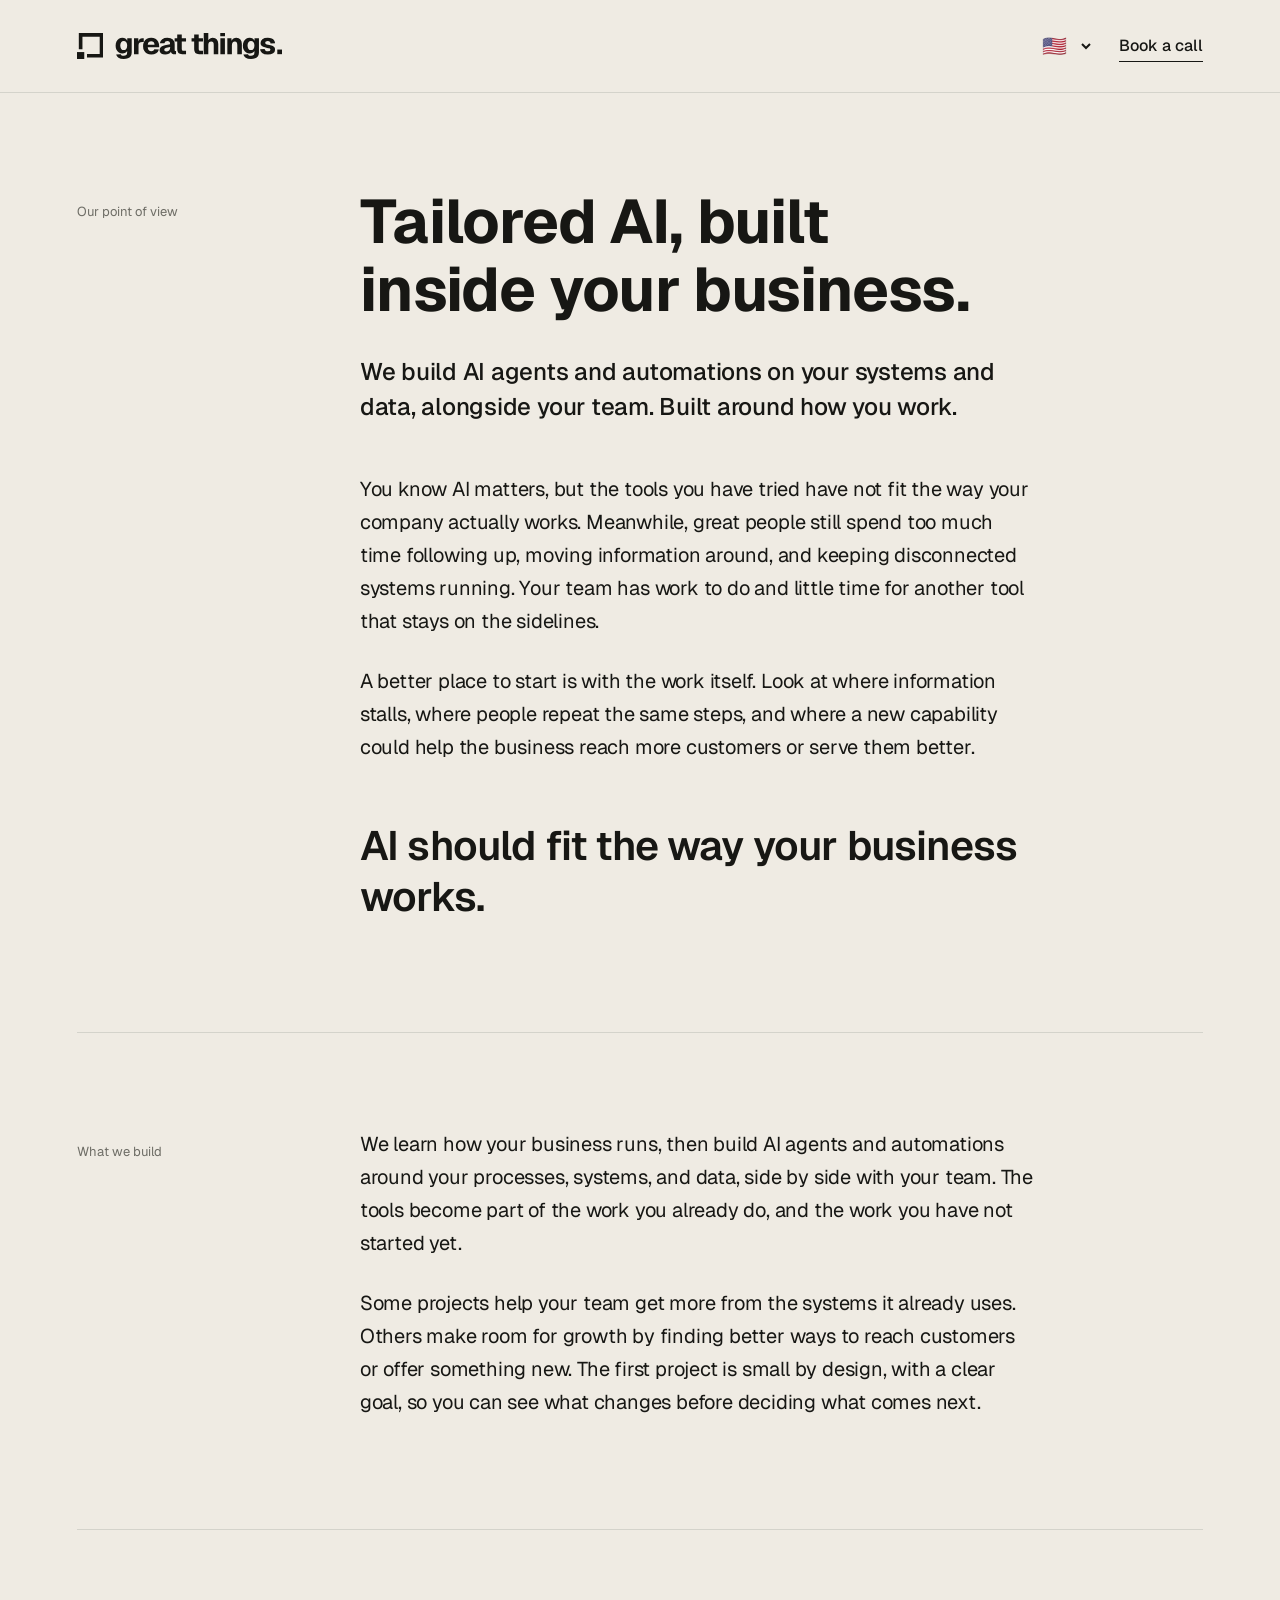
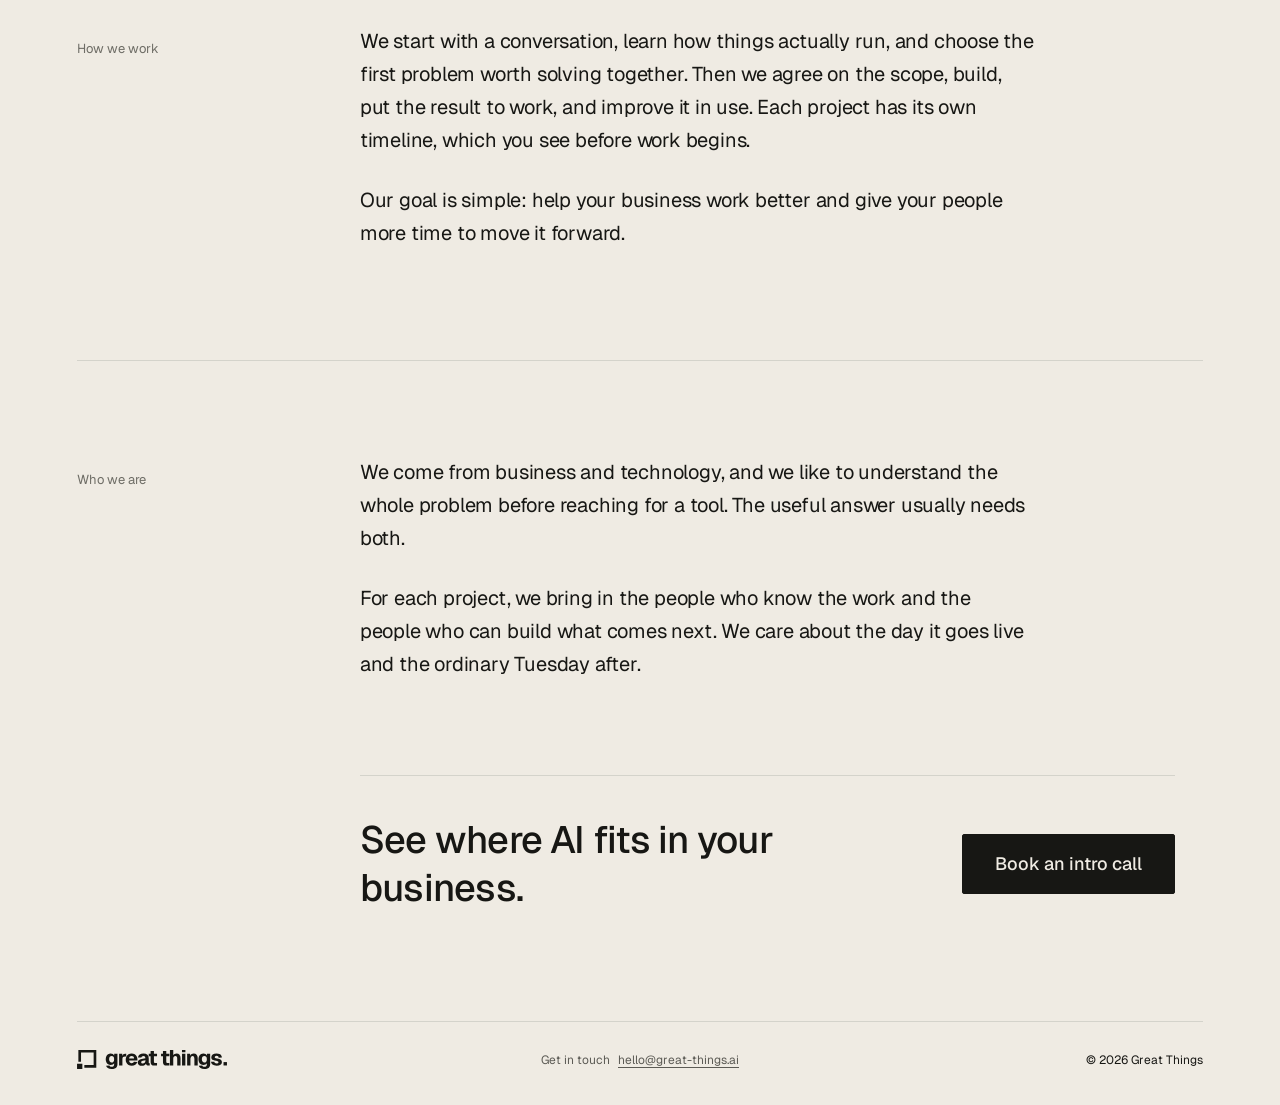
<file: index.html>
<!doctype html>
<html lang="en" dir="ltr">
<head>
  <meta charset="UTF-8">
  <meta name="viewport" content="width=device-width, initial-scale=1">
  <title>Great Things</title>
  <meta name="description" content="Great Things">
  <meta name="theme-color" content="#EFEBE3">
  <link rel="canonical" href="https://great-things.ai/">
  <meta property="og:type" content="website">
  <meta property="og:locale" content="en_US">
  <meta property="og:title" content="Great Things">
  <meta property="og:description" content="Great Things">
  <meta property="og:url" content="https://great-things.ai/">
  <meta property="og:image" content="https://great-things.ai/assets/icon-512.png">
  <meta name="twitter:card" content="summary_large_image">
  <meta name="twitter:title" content="Great Things">
  <meta name="twitter:description" content="Great Things">
  <link rel="icon" href="assets/favicon.ico" sizes="any">
  <link rel="icon" type="image/svg+xml" href="assets/favicon.svg">
  <link rel="icon" type="image/png" sizes="32x32" href="assets/favicon-32.png">
  <link rel="icon" type="image/png" sizes="16x16" href="assets/favicon-16.png">
  <link rel="apple-touch-icon" href="assets/apple-touch-icon.png">
  <link rel="preconnect" href="https://fonts.googleapis.com">
  <link rel="preconnect" href="https://fonts.gstatic.com" crossorigin>
  <link href="https://fonts.googleapis.com/css2?family=Geist:wght@400;500;700&display=swap" rel="stylesheet">
  <link href="styles.css?v=12" rel="stylesheet">
  <script src="config.js?v=4" defer></script>
  <script src="language.js?v=13" defer></script>
  <script src="app.js?v=4" defer></script>
  <script src="section-reveal.js?v=1" defer></script>
</head>
<body>
  <a class="skip-link" href="#main" data-i18n="skip">Skip to content</a>
  <header class="header">
    <a href="#top" class="brand" aria-label="Great Things home" data-i18n-aria="home">
      <svg class="brand-mark" viewBox="0 0 7.25 7.25" aria-hidden="true">
        <path d="M.5 4.5V0h6.75v6.75h-4.5v-1h3.5V1H1.5v3.5Z"/>
        <rect class="brand-corner" x="0" y="5.25" width="2" height="2"/>
      </svg>
      <img src="assets/great-things-wordmark-ink.svg" alt="" width="297" height="47">
    </a>
    <div class="header-actions">
      <label class="language-picker">
        <span class="visually-hidden">Language</span>
        <select id="language" aria-label="Language">
          <option value="es" aria-label="Español">🇪🇸</option>
          <option value="pt" aria-label="Português">🇵🇹</option>
          <option value="zh" aria-label="中文">🇨🇳</option>
          <option value="he" aria-label="עברית">🇮🇱</option>
          <option value="en-US" aria-label="American English" selected>🇺🇸</option>
          <option value="en-GB" aria-label="British English">🇬🇧</option>
        </select>
      </label>
      <button class="booking-link" type="button" data-book data-i18n="book">Book a call</button>
    </div>
  </header>
  <main id="main">
    <article class="manifesto" id="top" aria-labelledby="manifesto-title">
      <section class="manifesto-section">
        <div class="margin-note" data-i18n="note">Our point of view</div>
        <div class="writing">
          <h1 id="manifesto-title"><span data-i18n="headline1">Tailored AI, built</span><br><span data-i18n="headline2">inside your business.</span></h1>
          <p class="hero-intro" data-i18n="heroIntro">We build AI agents and automations on your systems and data, alongside your team. Built around how you work.</p>
          <div class="body-copy">
            <p data-i18n="paragraph1">You know AI matters, but the tools you have tried have not fit the way your company actually works. Meanwhile, great people still spend too much time following up, moving information around, and keeping disconnected systems running. Your team has work to do and little time for another tool that stays on the sidelines.</p>
            <p data-i18n="paragraph2">A better place to start is with the work itself. Look at where information stalls, where people repeat the same steps, and where a new capability could help the business reach more customers or serve them better.</p>
          </div>
          <p class="statement" data-i18n="statement">AI should fit the way your business works.</p>
        </div>
      </section>
      <section class="manifesto-section">
        <div class="margin-note" data-i18n="section2Label">What we build</div>
        <div class="writing body-copy">
          <p data-i18n="paragraph3">We learn how your business runs, then build AI agents and automations around your processes, systems, and data, side by side with your team. The tools become part of the work you already do, and the work you have not started yet.</p>
          <p data-i18n="paragraph4">Some projects help your team get more from the systems it already uses. Others make room for growth by finding better ways to reach customers or offer something new. The first project is small by design, with a clear goal, so you can see what changes before deciding what comes next.</p>
        </div>
      </section>
      <section class="manifesto-section">
        <div class="margin-note" data-i18n="section3Label">How we work</div>
        <div class="writing">
          <div class="body-copy">
            <p data-i18n="paragraph5">We start with a conversation, learn how things actually run, and choose the first problem worth solving together. Then we agree on the scope, build, put the result to work, and improve it in use. Each project has its own timeline, which you see before work begins.</p>
            <p data-i18n="paragraph6">Our goal is simple: help your business work better and give your people more time to move it forward.</p>
          </div>
        </div>
      </section>
      <section class="manifesto-section">
        <div class="margin-note" data-i18n="section4Label">Who we are</div>
        <div class="writing">
          <div class="body-copy">
            <p data-i18n="paragraph7">We come from business and technology, and we like to understand the whole problem before reaching for a tool. The useful answer usually needs both.</p>
            <p data-i18n="paragraph8">For each project, we bring in the people who know the work and the people who can build what comes next. We care about the day it goes live and the ordinary Tuesday after.</p>
          </div>
          <div class="invitation"><p data-i18n="invitation">See where AI fits in your business.</p><button class="button" type="button" data-book data-i18n="bookIntro">Book an intro call</button></div>
        </div>
      </section>
    </article>
  </main>
  <footer>
    <img src="assets/great-things-logo-ink.svg" alt="great things." width="366" height="47">
    <div class="footer-contact"><span data-i18n="contactLabel">Get in touch</span><a href="mailto:hello@great-things.ai">hello@great-things.ai</a></div>
    <span>© <span id="year">2026</span> Great Things</span>
  </footer>
  <dialog id="booking-dialog" aria-labelledby="booking-title">
    <button class="close-dialog" type="button" aria-label="Close booking popup" data-i18n-aria="close">×</button>
    <div class="booking-intro"><img src="assets/great-things-logo-ink.svg" alt="" width="366" height="47"><h2 id="booking-title" data-i18n="dialogTitle">Let's talk.</h2><p id="booking-message" role="status" data-i18n="loading">Loading the calendar…</p></div>
    <div id="calendly-embed"></div>
    <a id="booking-fallback" target="_blank" rel="noopener noreferrer" hidden data-i18n="fallbackLink">Open the calendar in a new tab</a>
  </dialog>
</body>
</html>
</file>
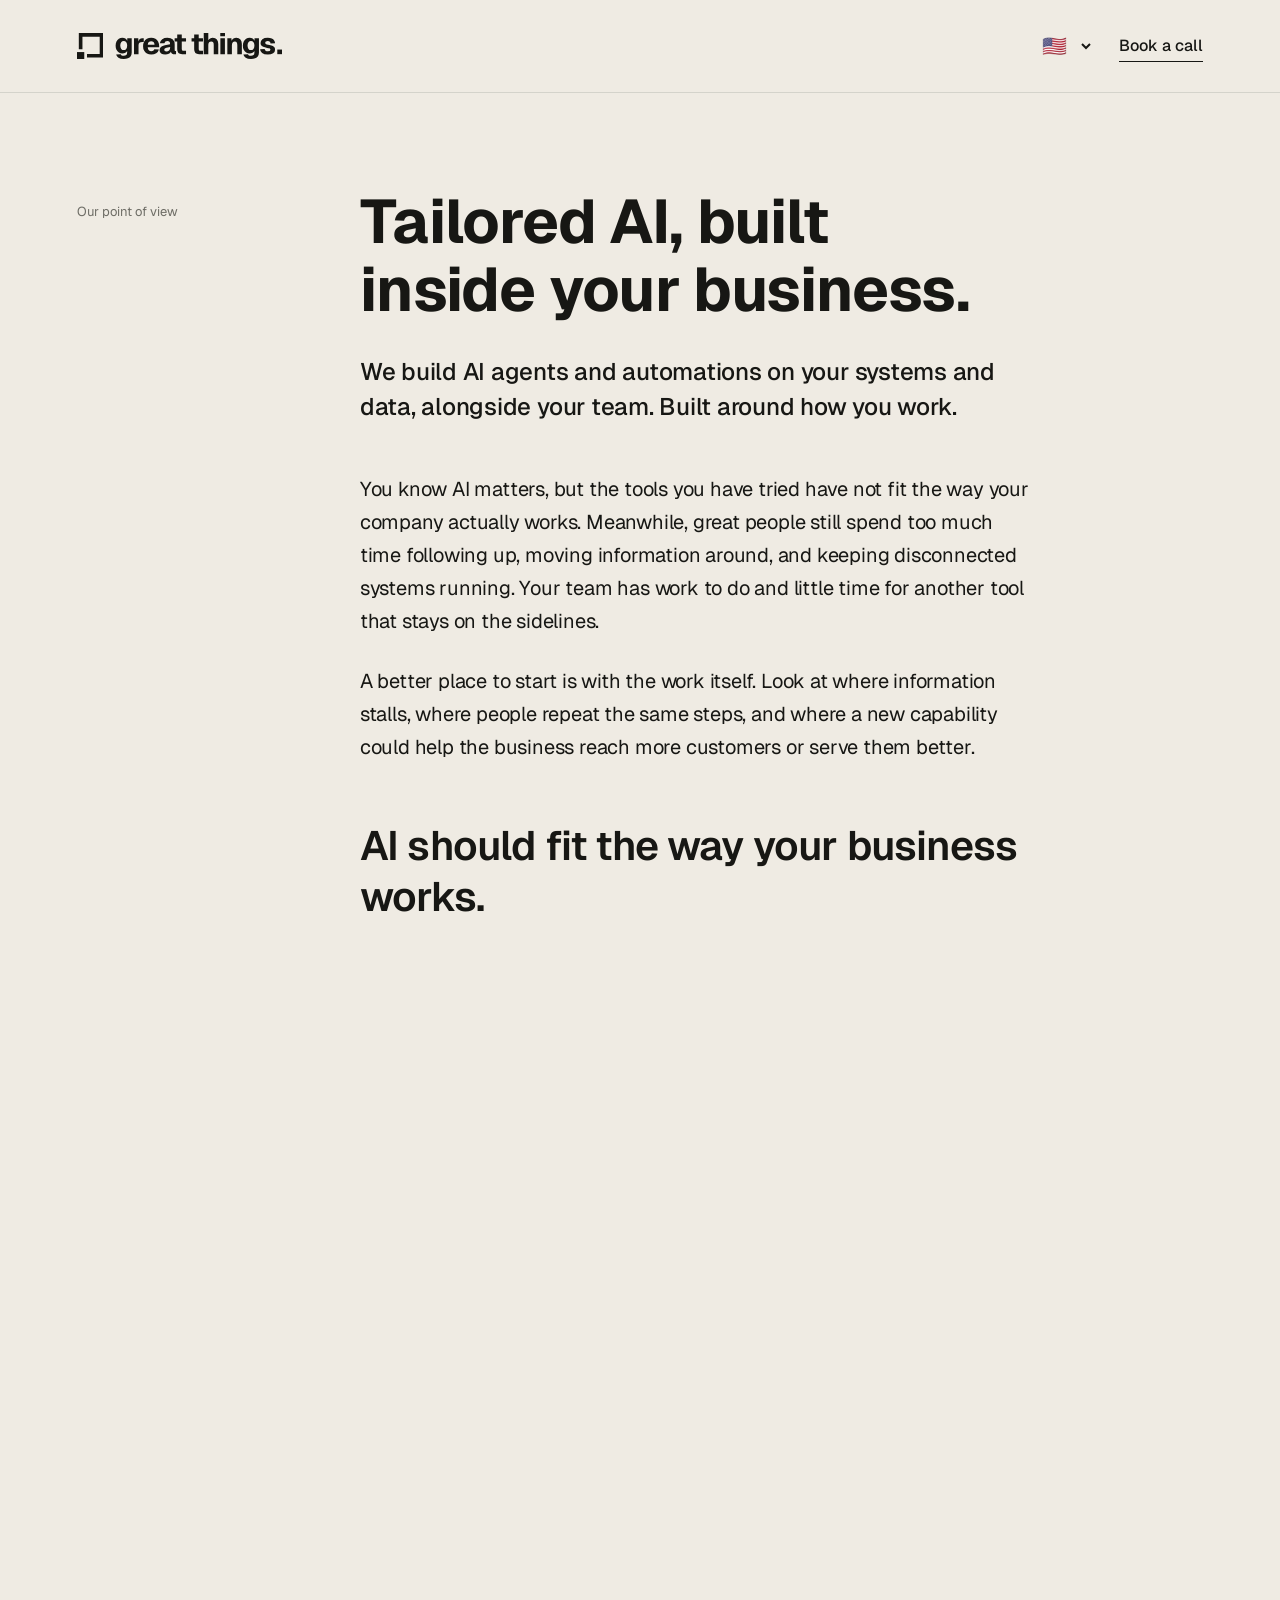
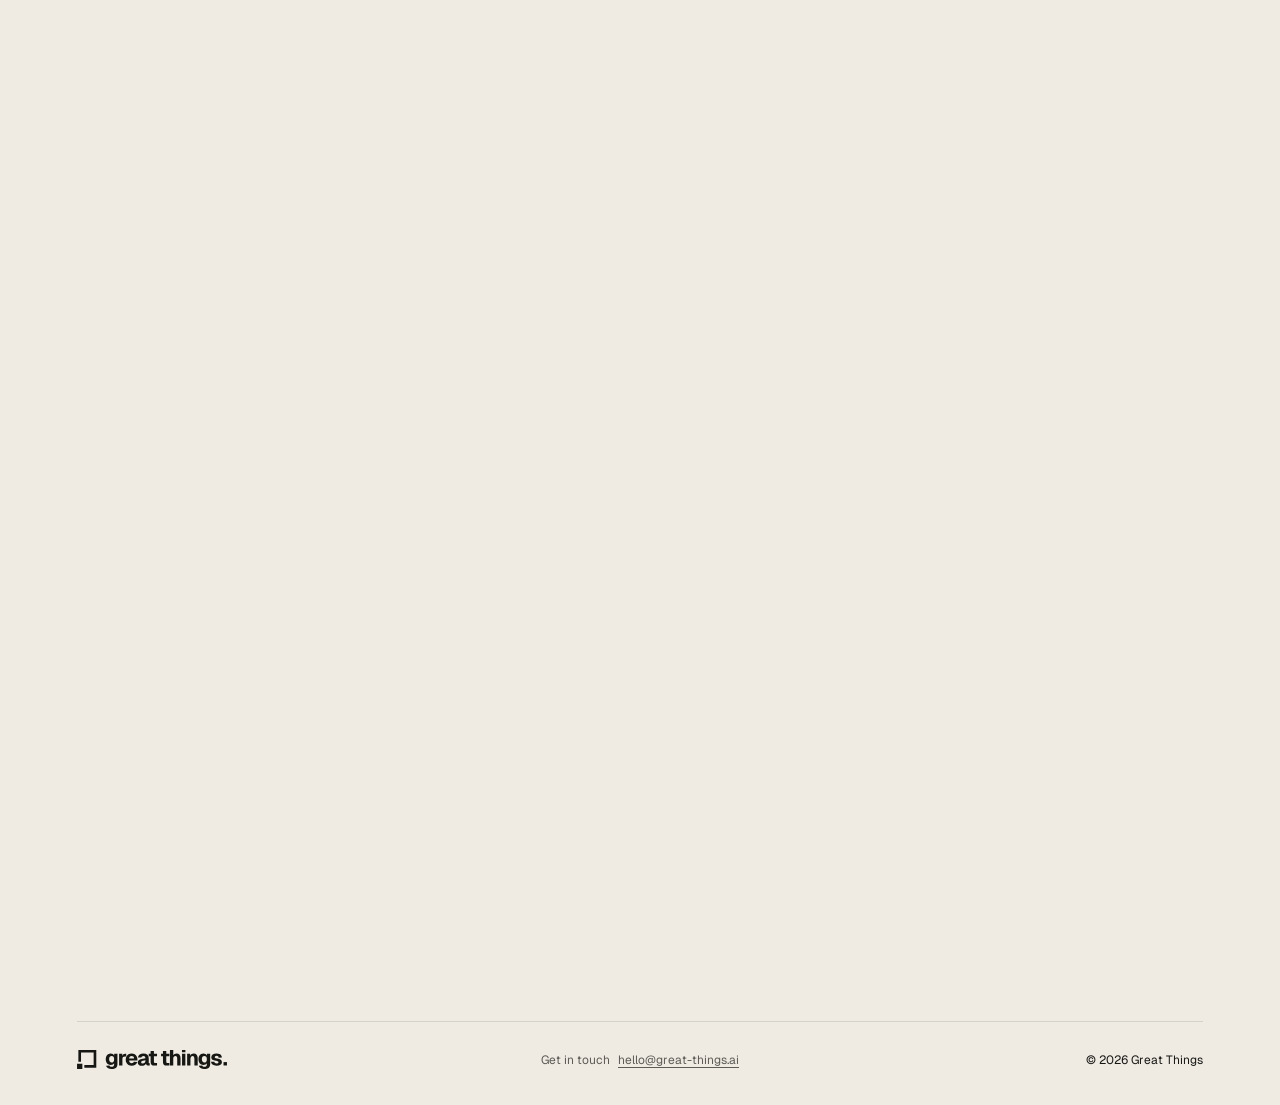
<file: en/index.html>
<!doctype html>
<html lang="en">
<head>
  <meta charset="UTF-8">
  <meta name="viewport" content="width=device-width, initial-scale=1">
  <meta http-equiv="refresh" content="0; url=../">
  <link rel="canonical" href="https://great-things.ai/">
  <title>Great Things</title>
</head>
<body>
  <p><a href="../">Go to Great Things</a></p>
</body>
</html>
</file>
<file: styles.css>
:root {
  font-family: "Geist", system-ui, sans-serif;
  color: #171714;
  background: #efebe3;
  font-synthesis: none;
}

* { box-sizing: border-box; }
html { scroll-behavior: smooth; }
body { margin: 0; }
a { color: inherit; text-decoration: none; }
button { font: inherit; cursor: pointer; }
button:focus-visible, a:focus-visible { outline: 2px solid #171714; outline-offset: 4px; }
::selection { background: #d4d3cb; }

.skip-link {
  position: fixed;
  inset-block-start: -100px;
  inset-inline-start: 16px;
  z-index: 10;
  padding: 12px;
  background: #171714;
  color: #efebe3;
}
.skip-link:focus { inset-block-start: 16px; }
.visually-hidden {
  position: absolute;
  width: 1px;
  height: 1px;
  padding: 0;
  margin: -1px;
  overflow: hidden;
  clip: rect(0, 0, 0, 0);
  white-space: nowrap;
  border: 0;
}

.header {
  position: sticky;
  top: 0;
  z-index: 20;
  max-width: 1440px;
  margin-inline: auto;
  padding: 28px 6%;
  display: flex;
  align-items: center;
  justify-content: space-between;
  gap: 24px;
  border-block-end: 1px solid #d4d3cb;
  background: #efebe3;
}
.brand {
  display: grid;
  grid-template-columns: 12.85% 81.17%;
  column-gap: 5.98%;
  align-items: center;
  direction: ltr;
  flex: none;
  width: 205px;
}
.brand-mark { display: block; width: 100%; height: auto; fill: #171714; }
.brand-corner { animation: corner-place 4s ease-in-out infinite; }
.brand img { display: block; width: 100%; height: auto; }
@keyframes corner-place {
  0%, 25%, 100% { transform: translate(0, 0); }
  12.5% { transform: translate(-5px, 5px); }
}
.header-actions { display: flex; align-items: center; gap: 25px; }
.language-picker { display: inline-flex; align-items: center; }
.language-picker select {
  width: 56px;
  border: 0;
  padding: 4px 0;
  background: transparent;
  color: inherit;
  font: inherit;
  font-size: 20px;
  cursor: pointer;
  direction: ltr;
}
.language-picker select:focus-visible { outline: 2px solid #171714; outline-offset: 4px; }
.booking-link { font-size: 16px; font-weight: 500; }
.booking-link {
  border: 0;
  border-bottom: 1px solid #171714;
  padding: 5px 0;
  background: none;
  color: inherit;
}
.booking-link:hover { opacity: .65; }

.manifesto {
  max-width: 1440px;
  margin-inline: auto;
  padding: 95px 6% 0;
}
.manifesto-section {
  display: grid;
  grid-template-columns: 23% 1fr;
  gap: 24px;
  padding-block-end: 110px;
}
.manifesto-section + .manifesto-section {
  border-block-start: 1px solid #d4d3cb;
  padding-block-start: 96px;
}
.manifesto-section.will-reveal {
  position: relative;
  border-block-start: 0;
}
.manifesto-section.will-reveal::before {
  content: "";
  position: absolute;
  inset-block-start: 0;
  inset-inline: 0;
  height: 1px;
  background: #d4d3cb;
  transform: scaleX(0);
  transition: transform 850ms ease;
}
.manifesto-section.will-reveal.is-visible::before { transform: scaleX(1); }
.manifesto-section.will-reveal .margin-note,
.manifesto-section.will-reveal .writing {
  opacity: 0;
  transform: translateY(16px);
  transition: opacity 650ms ease, transform 650ms cubic-bezier(.2, .65, .2, 1);
}
.manifesto-section.will-reveal .writing { transition-delay: 100ms; }
.manifesto-section.will-reveal.is-visible .margin-note,
.manifesto-section.will-reveal.is-visible .writing { opacity: 1; transform: none; }
.margin-note {
  position: sticky;
  top: 105px;
  align-self: start;
  padding-block-start: 15px;
  color: #6e6d66;
  font-size: 13px;
}
.writing { max-width: 815px; }
h1 {
  margin: 0 0 32px;
  font-size: clamp(46px, 4.8vw, 70px);
  font-weight: 700;
  line-height: 1.1;
  letter-spacing: -.01em;
}
.hero-intro {
  max-width: 675px;
  margin: 0 0 48px;
  font-size: 24px;
  font-weight: 500;
  line-height: 1.45;
  letter-spacing: -.01em;
}
.body-copy { max-width: 675px; }
.body-copy p {
  margin: 0 0 27px;
  font-size: 20px;
  font-weight: 400;
  line-height: 1.65;
  letter-spacing: -.01em;
}
.body-copy p:last-child { margin-block-end: 0; }
.statement {
  max-width: 675px;
  margin: 56px 0 0;
  font-size: clamp(28px, 3.2vw, 43px);
  font-weight: 600;
  line-height: 1.25;
  letter-spacing: -.02em;
}
.invitation {
  max-width: 815px;
  margin-block-start: 94px;
  padding-block-start: 40px;
  border-block-start: 1px solid #d4d3cb;
  display: flex;
  align-items: center;
  justify-content: space-between;
  gap: 32px;
}
.invitation p {
  max-width: 500px;
  margin: 0;
  font-size: clamp(25px, 3vw, 38px);
  font-weight: 500;
  line-height: 1.25;
  letter-spacing: -.02em;
}
.button {
  min-height: 60px;
  padding: 14px 32px;
  border: 1px solid #171714;
  border-radius: 2px;
  background: #171714;
  color: #efebe3;
  font-size: 18px;
  font-weight: 500;
  white-space: nowrap;
  transition: background-color 150ms, color 150ms;
}
.button:hover { background: #efebe3; color: #171714; }
footer {
  max-width: 1268px;
  margin-inline: auto;
  padding: 28px 0 36px;
  border-block-start: 1px solid #d4d3cb;
  display: grid;
  grid-template-columns: 1fr auto 1fr;
  align-items: center;
  gap: 20px;
  font-size: 12px;
}
footer img { display: block; width: 150px; height: auto; }
.footer-contact { display: flex; align-items: center; gap: 8px; color: #5c5b55; }
.footer-contact a { text-decoration: underline; text-underline-offset: 3px; }
.footer-contact a:hover { color: #171714; }
footer > span:last-child { justify-self: end; }

dialog {
  width: min(820px, calc(100% - 24px));
  max-height: 94dvh;
  padding: 0 24px 24px;
  border: 1px solid #d4d3cb;
  border-radius: 2px;
  background: #efebe3;
  color: #171714;
  overscroll-behavior: contain;
}
dialog::backdrop { background: #171714b8; }
.close-dialog {
  position: absolute;
  inset-block-start: 10px;
  inset-inline-end: 12px;
  width: 38px;
  height: 38px;
  border: 0;
  background: transparent;
  color: #171714;
  font-size: 29px;
  line-height: 1;
}
.close-dialog:hover { background: #d4d3cb; }
.booking-intro { padding: 35px 24px 12px; text-align: center; }
.booking-intro img { width: 160px; height: auto; }
.booking-intro h2 { margin: 23px 0 7px; font-size: 28px; font-weight: 600; }
.booking-intro p { margin: 0; font-size: 14px; }
#calendly-embed { min-width: 320px; height: 650px; direction: ltr; }
#calendly-embed:empty { display: none; }
#booking-fallback { display: block; margin-block-start: 12px; text-align: center; font-size: 14px; text-decoration: underline; }
#booking-fallback[hidden] { display: none; }
body.modal-open { overflow: hidden; }

@media (max-width: 1400px) {
  footer { margin-inline: 6%; }
}
@media (max-width: 900px) {
  .manifesto { padding-block-start: 70px; }
  .manifesto-section { grid-template-columns: 17% 1fr; gap: 20px; }
  h1 { font-size: 52px; }
  .body-copy p { font-size: 19px; }
}
@media (max-width: 600px) {
  .header { padding: 26px 7%; gap: 16px; }
  .brand { width: 148px; }
  .header-actions { gap: 12px; }
  .language-picker select { width: 51px; font-size: 18px; }
  .booking-link { font-size: 14px; white-space: nowrap; }
  .manifesto { padding: 55px 7% 0; }
  .manifesto-section { display: block; padding-block-end: 70px; }
  .manifesto-section + .manifesto-section { padding-block-start: 58px; }
  .margin-note { position: static; padding: 0; margin-block-end: 24px; font-size: 12px; }
  h1 { margin-block-end: 33px; font-size: 42px; }
  .hero-intro { margin-block-end: 40px; font-size: 21px; }
  .body-copy p { margin-block-end: 23px; font-size: 18px; line-height: 1.7; }
  .statement { margin-block-start: 38px; font-size: 30px; }
  .invitation { margin-block-start: 56px; padding-block-start: 30px; align-items: start; flex-direction: column; gap: 24px; }
  .invitation p { font-size: 29px; }
  .button { min-height: 56px; }
  footer { margin-inline: 7%; grid-template-columns: 1fr auto; row-gap: 18px; }
  footer img { width: 128px; }
  .footer-contact { grid-column: 1 / -1; grid-row: 2; }
  dialog { width: 100%; max-height: 100dvh; padding-inline: 0; }
  .booking-intro { padding: 48px 18px 10px; }
}
@media (prefers-reduced-motion: reduce) {
  html { scroll-behavior: auto; }
  .brand-corner { animation: none; }
  .manifesto-section.will-reveal::before,
  .manifesto-section.will-reveal .margin-note,
  .manifesto-section.will-reveal .writing { opacity: 1; transform: none; transition: none; }
  .button { transition: none; }
}
@media print {
  .manifesto-section.will-reveal::before,
  .manifesto-section.will-reveal .margin-note,
  .manifesto-section.will-reveal .writing { opacity: 1; transform: none; }
}
</file>
